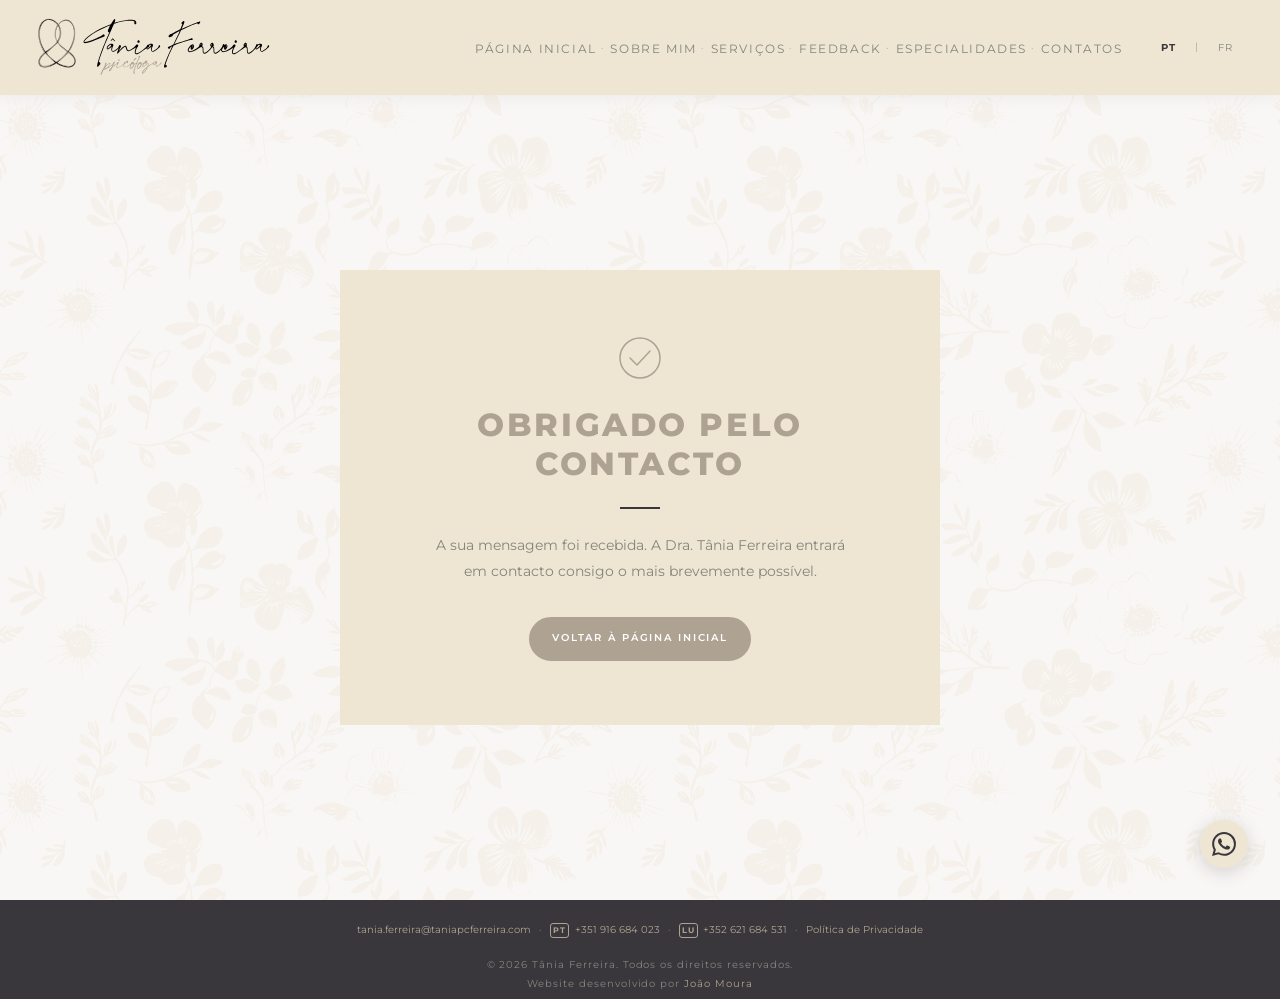
<file: obrigado.html>
<!DOCTYPE html>
<html lang="pt">
<head>
  <meta charset="UTF-8" />
  <meta name="viewport" content="width=device-width, initial-scale=1.0" />

  <title>Obrigado — Tânia Ferreira | Psicóloga</title>
  <meta name="description" content="Mensagem recebida. A Dra. Tânia Ferreira entrará em contacto consigo em breve." />
  <meta name="robots" content="noindex, nofollow" />

  <link rel="icon" href="assets/images/favicon.svg" type="image/svg+xml" />
  <link rel="alternate icon" href="assets/images/favicon.ico" type="image/x-icon" />

  <!-- preconnect cuts the font load time by opening the TCP handshake early -->
  <link rel="preconnect" href="https://fonts.googleapis.com" />
  <link rel="preconnect" href="https://fonts.gstatic.com" crossorigin />
  <link href="https://fonts.googleapis.com/css2?family=Cormorant+Garamond:ital,wght@0,300;0,400;0,600;0,700;1,300;1,400;1,600;1,700&family=Montserrat:wght@300;400;500;600;700;800&display=swap"
        rel="stylesheet" />

  <link rel="stylesheet" href="assets/css/style.css" />
</head>

<body>

  <!-- ================================================================
       NAVBAR
       ================================================================ -->
  <header>
    <nav class="navbar" id="navbar" role="navigation" aria-label="Navegação principal">

      <a href="index.html" class="navbar__logo" aria-label="Tânia Ferreira Psicóloga — Página inicial">
        <img src="assets/images/Logo_Tania_PT.svg"
             id="navbar-logo-img"
             class="navbar__logo-img"
             alt="Tânia Ferreira Psicóloga"
             height="48"
             width="auto" />
      </a>

      <nav class="navbar__nav" aria-label="Links de navegação">
        <ul class="navbar__nav-list" role="list">
          <li class="navbar__nav-item">
            <a href="index.html"
               class="navbar__nav-link"
               data-pt="PÁGINA INICIAL"
               data-fr="ACCUEIL">PÁGINA INICIAL</a>
          </li>
          <li class="navbar__nav-item">
            <a href="about.html"
               class="navbar__nav-link"
               data-pt="SOBRE MIM"
               data-fr="À PROPOS">SOBRE MIM</a>
          </li>
          <li class="navbar__nav-item">
            <a href="index.html#servicos"
               class="navbar__nav-link"
               data-pt="SERVIÇOS"
               data-fr="SERVICES">SERVIÇOS</a>
          </li>
          <li class="navbar__nav-item">
            <a href="index.html#feedback"
               class="navbar__nav-link"
               data-pt="FEEDBACK"
               data-fr="AVIS">FEEDBACK</a>
          </li>
          <li class="navbar__nav-item">
            <a href="index.html#especialidades"
               class="navbar__nav-link"
               data-pt="ESPECIALIDADES"
               data-fr="SPÉCIALITÉS">ESPECIALIDADES</a>
          </li>
          <li class="navbar__nav-item">
            <a href="contact.html"
               class="navbar__nav-link"
               data-pt="CONTATOS"
               data-fr="CONTACTS">CONTATOS</a>
          </li>
        </ul>

        <div class="navbar__lang" role="group" aria-label="Seleção de idioma">
          <button class="navbar__lang-btn is-active"
                  id="lang-pt-desktop"
                  aria-pressed="true"
                  title="Português">PT</button>
          <span class="navbar__lang-sep" aria-hidden="true">&nbsp;|&nbsp;</span>
          <button class="navbar__lang-btn"
                  id="lang-fr-desktop"
                  aria-pressed="false"
                  title="Français">FR</button>
        </div>
      </nav>

      <button class="navbar__hamburger"
              id="hamburger-btn"
              aria-expanded="false"
              aria-controls="mobile-nav"
              aria-label="Abrir menu de navegação">
        <span class="navbar__hamburger-bar"></span>
        <span class="navbar__hamburger-bar"></span>
        <span class="navbar__hamburger-bar"></span>
      </button>

    </nav>

    <!-- outside .navbar so it can drop below without being clipped by overflow:visible -->
    <div class="navbar__mobile-nav" id="mobile-nav" role="dialog" aria-modal="false" aria-label="Menu móvel">
      <ul class="navbar__mobile-nav-list" role="list">
        <li class="navbar__mobile-nav-item">
          <a href="index.html"
             class="navbar__mobile-nav-link"
             data-pt="PÁGINA INICIAL"
             data-fr="ACCUEIL">PÁGINA INICIAL</a>
        </li>
        <li class="navbar__mobile-nav-item">
          <a href="about.html"
             class="navbar__mobile-nav-link"
             data-pt="SOBRE MIM"
             data-fr="À PROPOS">SOBRE MIM</a>
        </li>
        <li class="navbar__mobile-nav-item">
          <a href="index.html#servicos"
             class="navbar__mobile-nav-link"
             data-pt="SERVIÇOS"
             data-fr="SERVICES">SERVIÇOS</a>
        </li>
        <li class="navbar__mobile-nav-item">
          <a href="index.html#feedback"
             class="navbar__mobile-nav-link"
             data-pt="FEEDBACK"
             data-fr="AVIS">FEEDBACK</a>
        </li>
        <li class="navbar__mobile-nav-item">
          <a href="index.html#especialidades"
             class="navbar__mobile-nav-link"
             data-pt="ESPECIALIDADES"
             data-fr="SPÉCIALITÉS">ESPECIALIDADES</a>
        </li>
        <li class="navbar__mobile-nav-item">
          <a href="contact.html"
             class="navbar__mobile-nav-link"
             data-pt="CONTATOS"
             data-fr="CONTACTS">CONTATOS</a>
        </li>
      </ul>

      <div class="navbar__mobile-lang navbar__lang"
           role="group"
           aria-label="Seleção de idioma">
        <button class="navbar__lang-btn is-active"
                id="lang-pt-mobile"
                aria-pressed="true"
                title="Português">PT</button>
        <span class="navbar__lang-sep" aria-hidden="true">&nbsp;|&nbsp;</span>
        <button class="navbar__lang-btn"
                id="lang-fr-mobile"
                aria-pressed="false"
                title="Français">FR</button>
      </div>
    </div>

  </header>

  <!-- ================================================================
       MAIN CONTENT
       ================================================================ -->
  <main style="margin-top: var(--navbar-height); min-height: calc(100vh - var(--navbar-height)); display: flex; align-items: center; justify-content: center; background-color: var(--color-bg); position: relative; overflow: hidden;">

    <div style="position: absolute; inset: 0; background-image: url('assets/images/flower_pattern_colored.svg'); background-size: 600px auto; background-repeat: repeat; opacity: 0.35; z-index: 0;" aria-hidden="true"></div>

    <div style="position: relative; z-index: 1; max-width: 600px; width: 90%; background-color: var(--color-white); padding: 4rem 3rem; display: flex; flex-direction: column; align-items: center; text-align: center; gap: 1.5rem;">

      <svg width="48" height="48" viewBox="0 0 48 48" fill="none" stroke="currentColor" stroke-width="1.5" stroke-linecap="round" stroke-linejoin="round" style="color: var(--color-taupe);" aria-hidden="true">
        <circle cx="24" cy="24" r="20"/>
        <polyline points="14,24 21,31 34,17"/>
      </svg>

      <h1 style="font-family: var(--font-sans); font-weight: 800; font-size: clamp(1.4rem, 4vw, 2rem); letter-spacing: 0.08em; text-transform: uppercase; color: var(--color-taupe); line-height: 1.2;">
        <span data-pt="OBRIGADO PELO CONTACTO" data-fr="MERCI POUR VOTRE MESSAGE">OBRIGADO PELO CONTACTO</span>
      </h1>

      <hr style="width: 40px; height: 2px; background-color: var(--color-dark); border: none;" />

      <p style="font-family: var(--font-sans); font-size: 0.875rem; font-weight: 400; color: var(--color-gray); line-height: 1.85; max-width: 420px;">
        <span data-pt="A sua mensagem foi recebida. A Dra. Tânia Ferreira entrará em contacto consigo o mais brevemente possível." data-fr="Votre message a bien été reçu. La Dr. Tânia Ferreira vous contactera dans les meilleurs délais.">A sua mensagem foi recebida. A Dra. Tânia Ferreira entrará em contacto consigo o mais brevemente possível.</span>
      </p>

      <a href="index.html"
         class="section-btn"
         style="margin-top: 0.5rem;"
         data-pt="VOLTAR À PÁGINA INICIAL"
         data-fr="RETOUR À L'ACCUEIL">VOLTAR À PÁGINA INICIAL</a>

    </div>

  </main>

  <!-- ================================================================
       FOOTER
       ================================================================ -->
  <footer class="site-footer" id="footer">
    <div class="site-footer__links">
      <a href="mailto:tania.ferreira@taniapcferreira.com" class="site-footer__link">tania.ferreira@taniapcferreira.com</a>
      <span class="site-footer__sep" aria-hidden="true">·</span>
      <a href="tel:+351916684023" class="site-footer__link"><span class="contatos__country-code">PT</span> +351 916 684 023</a>
      <span class="site-footer__sep" aria-hidden="true">·</span>
      <a href="tel:+352621684531" class="site-footer__link"><span class="contatos__country-code">LU</span> +352 621 684 531</a>
      <span class="site-footer__sep" aria-hidden="true">·</span>
      <a href="privacidade.html"
         class="site-footer__link"
         data-pt="Política de Privacidade"
         data-fr="Politique de Confidentialité">Política de Privacidade</a>
    </div>
    <div class="site-footer__bottom">
      <p data-pt="© 2026 Tânia Ferreira. Todos os direitos reservados."
         data-fr="© 2026 Tânia Ferreira. Tous droits réservés.">© 2026 Tânia Ferreira. Todos os direitos reservados.</p>
      <p class="site-footer__credit">Website desenvolvido por <a href="https://github.com/joaomentai134" target="_blank" rel="noopener">João Moura</a></p>
    </div>
  </footer>

  <!-- ================================================================
       WHATSAPP FLOATING BUTTON
       ================================================================ -->
  <a class="whatsapp-btn"
     href="https://wa.me/351916684023"
     target="_blank"
     rel="noopener noreferrer"
     aria-label="Contactar via WhatsApp — +351 916 684 023">
    <svg viewBox="0 0 24 24" xmlns="http://www.w3.org/2000/svg" fill="currentColor" aria-hidden="true" focusable="false">
      <path d="M17.472 14.382c-.297-.149-1.758-.867-2.03-.967-.273-.099-.471-.148-.67.15-.197.297-.767.966-.94 1.164-.173.199-.347.223-.644.075-.297-.15-1.255-.463-2.39-1.475-.883-.788-1.48-1.761-1.653-2.059-.173-.297-.018-.458.13-.606.134-.133.298-.347.446-.52.149-.174.198-.298.298-.497.099-.198.05-.371-.025-.52-.075-.149-.669-1.612-.916-2.207-.242-.579-.487-.5-.669-.51-.173-.008-.371-.01-.57-.01-.198 0-.52.074-.792.372-.272.297-1.04 1.016-1.04 2.479 0 1.462 1.065 2.875 1.213 3.074.149.198 2.096 3.2 5.077 4.487.709.306 1.262.489 1.694.625.712.227 1.36.195 1.871.118.571-.085 1.758-.719 2.006-1.413.248-.694.248-1.289.173-1.413-.074-.124-.272-.198-.57-.347m-5.421 7.403h-.004a9.87 9.87 0 01-5.031-1.378l-.361-.214-3.741.982.998-3.648-.235-.374a9.86 9.86 0 01-1.51-5.26c.001-5.45 4.436-9.884 9.888-9.884 2.64 0 5.122 1.03 6.988 2.898a9.825 9.825 0 012.893 6.994c-.003 5.45-4.437 9.884-9.885 9.884m8.413-18.297A11.815 11.815 0 0012.05 0C5.495 0 .16 5.335.157 11.892c0 2.096.547 4.142 1.588 5.945L.057 24l6.305-1.654a11.882 11.882 0 005.683 1.448h.005c6.554 0 11.89-5.335 11.893-11.893a11.821 11.821 0 00-3.48-8.413Z"/>
    </svg>
    <span class="whatsapp-btn__tooltip"
          data-pt="Entre já em contacto!"
          data-fr="Contactez-moi dès maintenant!">Entre já em contacto!</span>
  </a>

  <!-- ================================================================
       SCRIPTS
       ================================================================ -->
  <script src="assets/js/main.js" defer></script>

</body>
</html>
</file>
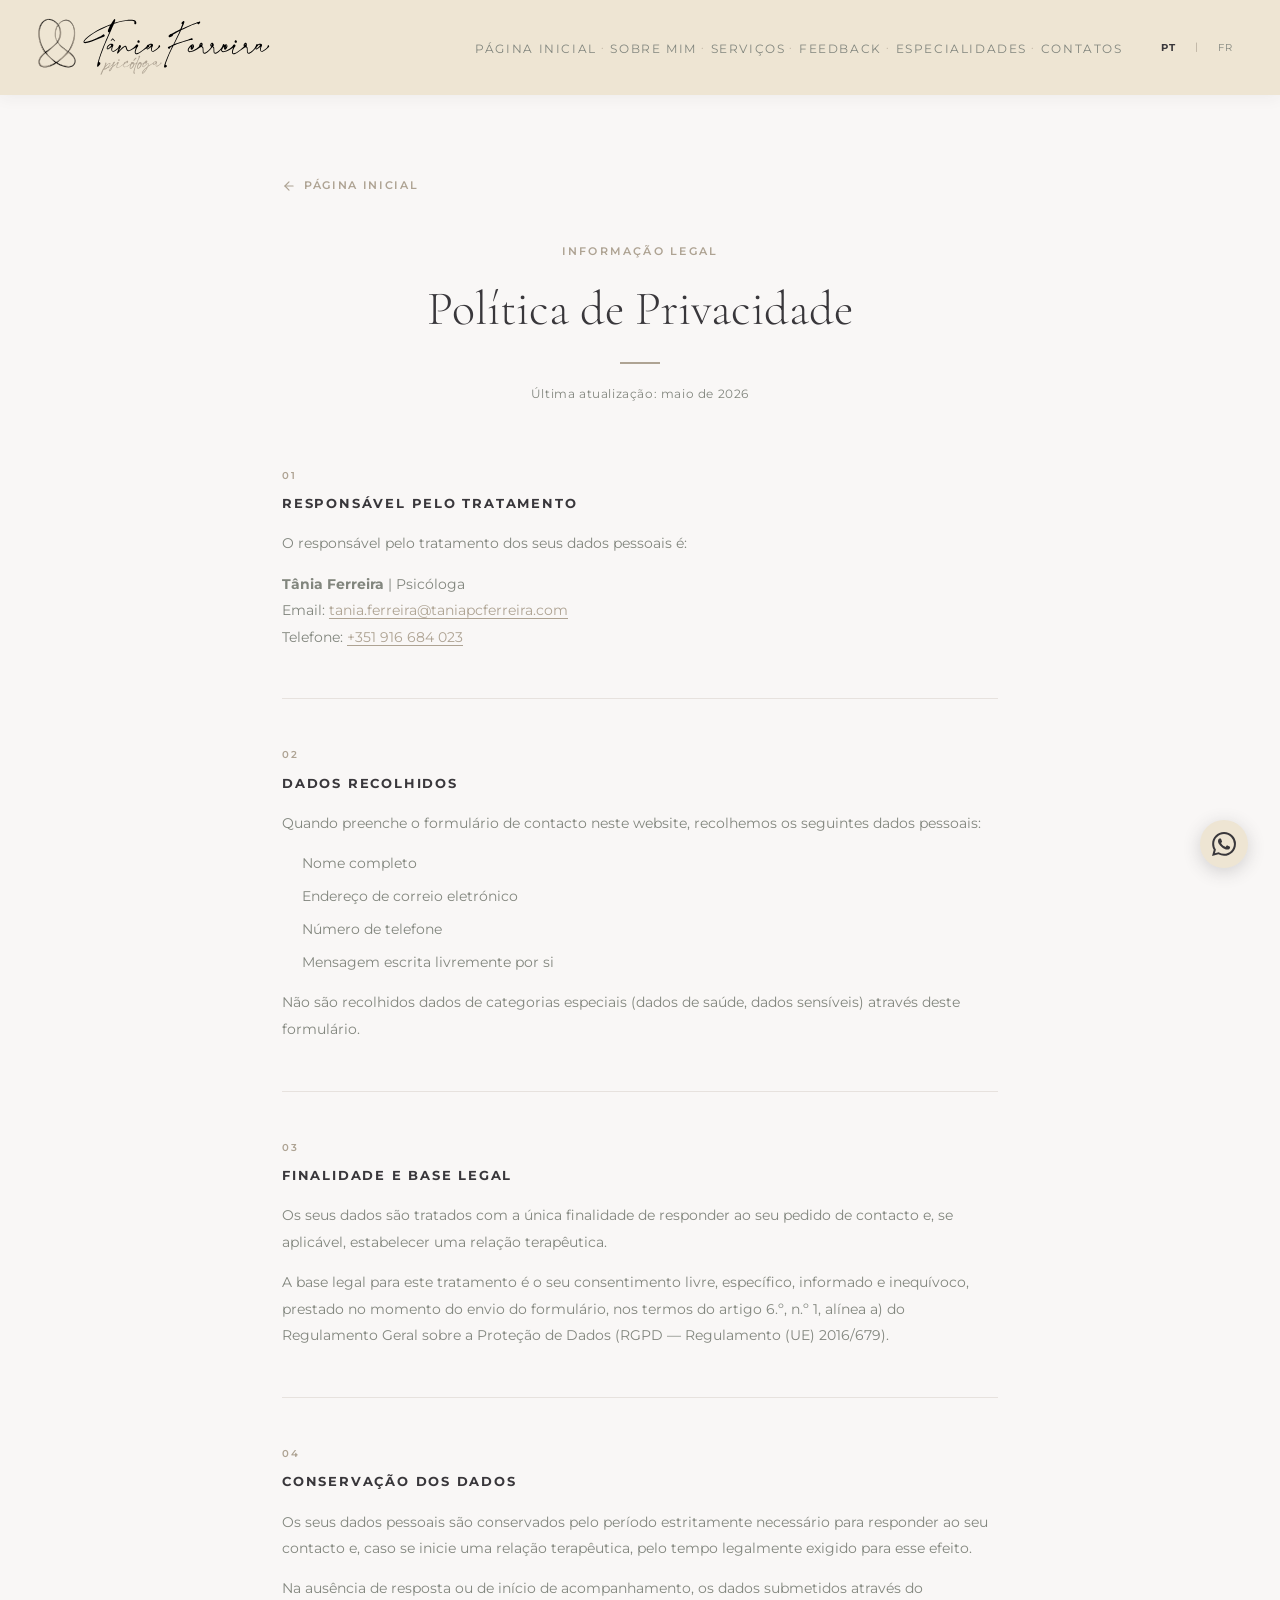
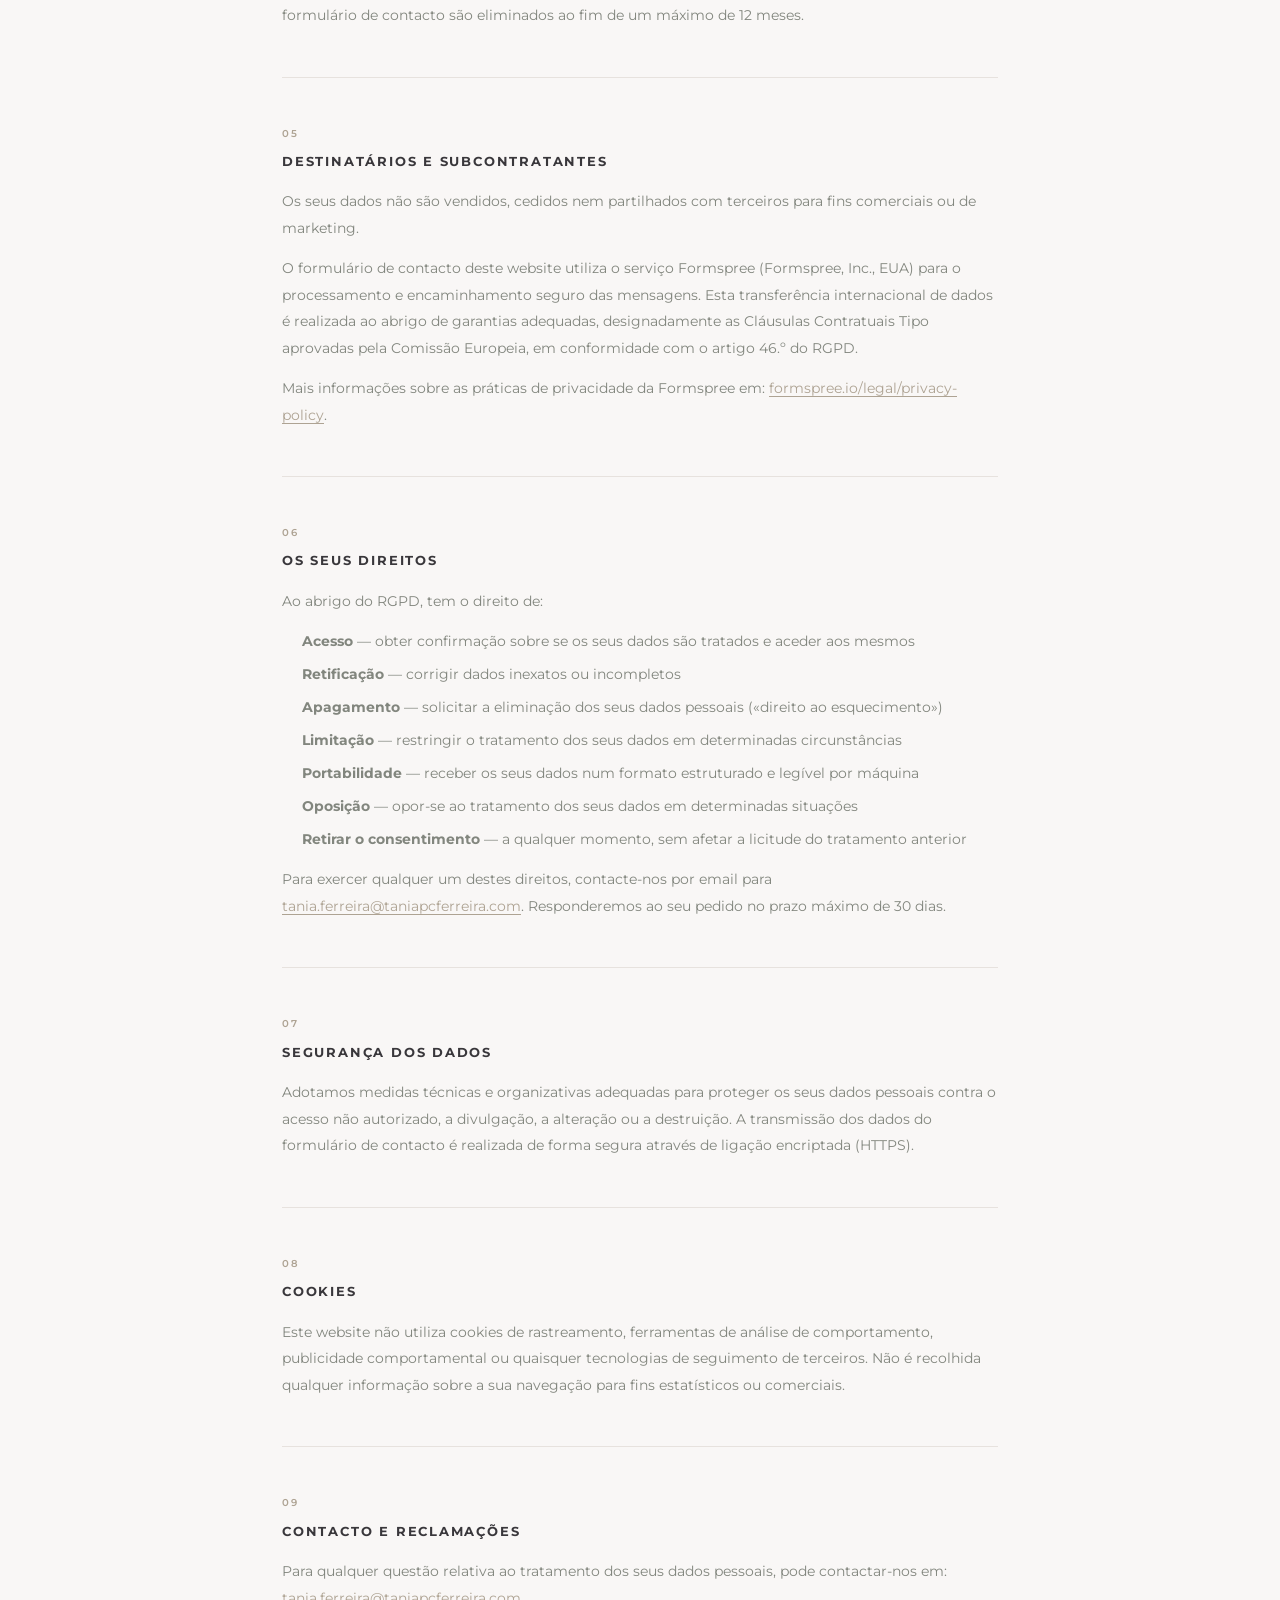
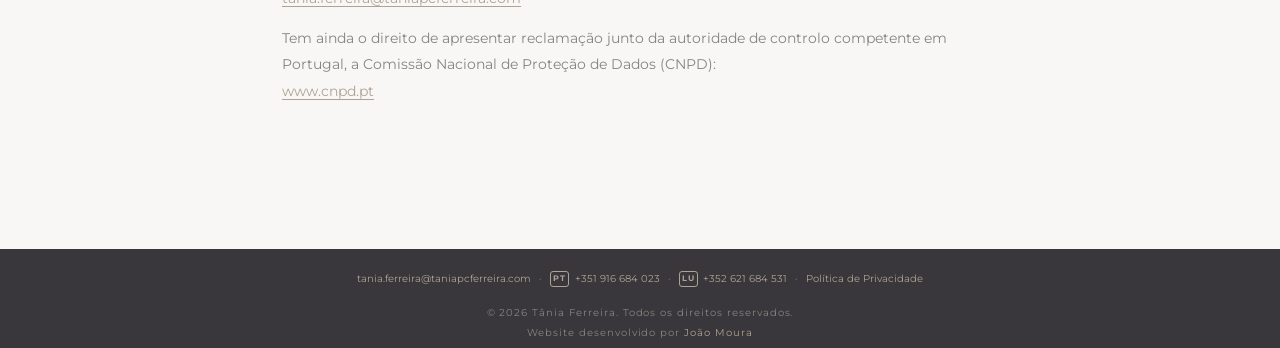
<file: privacidade.html>
<!DOCTYPE html>
<html lang="pt">
<head>
  <meta charset="UTF-8" />
  <meta name="viewport" content="width=device-width, initial-scale=1.0" />

  <title>Política de Privacidade — Tânia Ferreira | Psicóloga</title>
  <meta name="description" content="Política de Privacidade e tratamento de dados pessoais da Dra. Tânia Ferreira, Psicóloga Clínica, em conformidade com o RGPD." />

  <link rel="icon" href="assets/images/favicon.svg" type="image/svg+xml" />
  <link rel="alternate icon" href="assets/images/favicon.ico" type="image/x-icon" />

  <!-- preconnect cuts the font load time by opening the TCP handshake early -->
  <link rel="preconnect" href="https://fonts.googleapis.com" />
  <link rel="preconnect" href="https://fonts.gstatic.com" crossorigin />
  <link href="https://fonts.googleapis.com/css2?family=Cormorant+Garamond:ital,wght@0,300;0,400;0,600;0,700;1,300;1,400;1,600;1,700&family=Montserrat:wght@300;400;500;600;700;800&display=swap"
        rel="stylesheet" />

  <link rel="stylesheet" href="assets/css/style.css" />

  <style>
    .privacy-page {
      margin-top: var(--navbar-height);
      background-color: var(--color-bg);
      padding: 5rem 0 6rem;
    }

    .privacy-container {
      max-width: 780px;
      margin: 0 auto;
      padding: 0 var(--space-xl);
    }

    .privacy-header {
      text-align: center;
      margin-bottom: 4rem;
    }

    .privacy-header__label {
      display: block;
      font-family: var(--font-sans);
      font-size: 0.7rem;
      font-weight: 600;
      letter-spacing: 0.2em;
      text-transform: uppercase;
      color: var(--color-taupe);
      margin-bottom: 1.25rem;
    }

    .privacy-header__title {
      font-family: var(--font-serif);
      font-size: clamp(2rem, 5vw, 3rem);
      font-weight: 300;
      color: var(--color-dark);
      line-height: 1.2;
      margin: 0 0 1.5rem;
    }

    .privacy-header__divider {
      width: 40px;
      height: 2px;
      background-color: var(--color-taupe);
      border: none;
      margin: 0 auto;
    }

    .privacy-header__date {
      display: block;
      font-family: var(--font-sans);
      font-size: 0.75rem;
      font-weight: 400;
      color: var(--color-gray);
      letter-spacing: 0.05em;
      margin-top: 1.25rem;
    }

    .privacy-back {
      display: inline-flex;
      align-items: center;
      gap: 0.5rem;
      font-family: var(--font-sans);
      font-size: 0.7rem;
      font-weight: 600;
      letter-spacing: 0.15em;
      text-transform: uppercase;
      color: var(--color-taupe);
      text-decoration: none;
      margin-bottom: 3rem;
      transition: color 0.2s ease, gap 0.2s ease;
    }

    .privacy-back:hover {
      color: var(--color-dark);
      gap: 0.75rem;
    }

    .privacy-back svg {
      width: 14px;
      height: 14px;
      flex-shrink: 0;
      transition: transform 0.2s ease;
    }

    .privacy-back:hover svg {
      transform: translateX(-3px);
    }

    .privacy-section {
      margin-bottom: 3rem;
    }

    .privacy-section__number {
      display: block;
      font-family: var(--font-sans);
      font-size: 0.65rem;
      font-weight: 600;
      letter-spacing: 0.22em;
      text-transform: uppercase;
      color: var(--color-taupe);
      margin-bottom: 0.6rem;
    }

    .privacy-section__title {
      font-family: var(--font-sans);
      font-size: 0.8rem;
      font-weight: 700;
      letter-spacing: 0.14em;
      text-transform: uppercase;
      color: var(--color-dark);
      margin: 0 0 1rem;
    }

    .privacy-section__body {
      font-family: var(--font-sans);
      font-size: 0.875rem;
      font-weight: 400;
      color: var(--color-gray);
      line-height: 1.9;
    }

    .privacy-section__body p {
      margin: 0 0 0.85rem;
    }

    .privacy-section__body p:last-child {
      margin-bottom: 0;
    }

    .privacy-section__body ul {
      margin: 0.5rem 0 0.85rem 1.25rem;
      padding: 0;
    }

    .privacy-section__body ul li {
      margin-bottom: 0.4rem;
    }

    .privacy-section__body a {
      color: var(--color-taupe);
      text-decoration: underline;
      text-underline-offset: 3px;
    }

    .privacy-section__body a:hover {
      color: var(--color-dark);
    }

    .privacy-rule {
      width: 100%;
      height: 1px;
      background-color: rgba(174, 163, 147, 0.25);
      border: none;
      margin: 0 0 3rem;
    }
  </style>
</head>

<body>

  <!-- ================================================================
       NAVBAR
       ================================================================ -->
  <header>
    <nav class="navbar" id="navbar" role="navigation" aria-label="Navegação principal">

      <a href="index.html" class="navbar__logo" aria-label="Tânia Ferreira Psicóloga — Página inicial">
        <img src="assets/images/Logo_Tania_PT.svg"
             id="navbar-logo-img"
             class="navbar__logo-img"
             alt="Tânia Ferreira Psicóloga"
             height="48"
             width="auto" />
      </a>

      <nav class="navbar__nav" aria-label="Links de navegação">
        <ul class="navbar__nav-list" role="list">
          <li class="navbar__nav-item">
            <a href="index.html"
               class="navbar__nav-link"
               data-pt="PÁGINA INICIAL"
               data-fr="ACCUEIL">PÁGINA INICIAL</a>
          </li>
          <li class="navbar__nav-item">
            <a href="about.html"
               class="navbar__nav-link"
               data-pt="SOBRE MIM"
               data-fr="À PROPOS">SOBRE MIM</a>
          </li>
          <li class="navbar__nav-item">
            <a href="index.html#servicos"
               class="navbar__nav-link"
               data-pt="SERVIÇOS"
               data-fr="SERVICES">SERVIÇOS</a>
          </li>
          <li class="navbar__nav-item">
            <a href="index.html#feedback"
               class="navbar__nav-link"
               data-pt="FEEDBACK"
               data-fr="AVIS">FEEDBACK</a>
          </li>
          <li class="navbar__nav-item">
            <a href="index.html#especialidades"
               class="navbar__nav-link"
               data-pt="ESPECIALIDADES"
               data-fr="SPÉCIALITÉS">ESPECIALIDADES</a>
          </li>
          <li class="navbar__nav-item">
            <a href="contact.html"
               class="navbar__nav-link"
               data-pt="CONTATOS"
               data-fr="CONTACTS">CONTATOS</a>
          </li>
        </ul>

        <div class="navbar__lang" role="group" aria-label="Seleção de idioma">
          <button class="navbar__lang-btn is-active"
                  id="lang-pt-desktop"
                  aria-pressed="true"
                  title="Português">PT</button>
          <span class="navbar__lang-sep" aria-hidden="true">&nbsp;|&nbsp;</span>
          <button class="navbar__lang-btn"
                  id="lang-fr-desktop"
                  aria-pressed="false"
                  title="Français">FR</button>
        </div>
      </nav>

      <button class="navbar__hamburger"
              id="hamburger-btn"
              aria-expanded="false"
              aria-controls="mobile-nav"
              aria-label="Abrir menu de navegação">
        <span class="navbar__hamburger-bar"></span>
        <span class="navbar__hamburger-bar"></span>
        <span class="navbar__hamburger-bar"></span>
      </button>

    </nav>

    <!-- outside .navbar so it can drop below without being clipped by overflow:visible -->
    <div class="navbar__mobile-nav" id="mobile-nav" role="dialog" aria-modal="false" aria-label="Menu móvel">
      <ul class="navbar__mobile-nav-list" role="list">
        <li class="navbar__mobile-nav-item">
          <a href="index.html"
             class="navbar__mobile-nav-link"
             data-pt="PÁGINA INICIAL"
             data-fr="ACCUEIL">PÁGINA INICIAL</a>
        </li>
        <li class="navbar__mobile-nav-item">
          <a href="about.html"
             class="navbar__mobile-nav-link"
             data-pt="SOBRE MIM"
             data-fr="À PROPOS">SOBRE MIM</a>
        </li>
        <li class="navbar__mobile-nav-item">
          <a href="index.html#servicos"
             class="navbar__mobile-nav-link"
             data-pt="SERVIÇOS"
             data-fr="SERVICES">SERVIÇOS</a>
        </li>
        <li class="navbar__mobile-nav-item">
          <a href="index.html#feedback"
             class="navbar__mobile-nav-link"
             data-pt="FEEDBACK"
             data-fr="AVIS">FEEDBACK</a>
        </li>
        <li class="navbar__mobile-nav-item">
          <a href="index.html#especialidades"
             class="navbar__mobile-nav-link"
             data-pt="ESPECIALIDADES"
             data-fr="SPÉCIALITÉS">ESPECIALIDADES</a>
        </li>
        <li class="navbar__mobile-nav-item">
          <a href="contact.html"
             class="navbar__mobile-nav-link"
             data-pt="CONTATOS"
             data-fr="CONTACTS">CONTATOS</a>
        </li>
      </ul>

      <div class="navbar__mobile-lang navbar__lang"
           role="group"
           aria-label="Seleção de idioma">
        <button class="navbar__lang-btn is-active"
                id="lang-pt-mobile"
                aria-pressed="true"
                title="Português">PT</button>
        <span class="navbar__lang-sep" aria-hidden="true">&nbsp;|&nbsp;</span>
        <button class="navbar__lang-btn"
                id="lang-fr-mobile"
                aria-pressed="false"
                title="Français">FR</button>
      </div>
    </div>

  </header>

  <!-- ================================================================
       MAIN CONTENT
       ================================================================ -->
  <main class="privacy-page">
    <div class="privacy-container">

      <a href="index.html" class="privacy-back" aria-label="Voltar à página inicial">
        <svg viewBox="0 0 24 24" fill="none" stroke="currentColor" stroke-width="2" stroke-linecap="round" stroke-linejoin="round" aria-hidden="true">
          <line x1="19" y1="12" x2="5" y2="12"></line>
          <polyline points="12 19 5 12 12 5"></polyline>
        </svg>
        <span data-pt="PÁGINA INICIAL" data-fr="ACCUEIL">PÁGINA INICIAL</span>
      </a>

      <header class="privacy-header">
        <span class="privacy-header__label"
              data-pt="INFORMAÇÃO LEGAL"
              data-fr="INFORMATION LÉGALE">INFORMAÇÃO LEGAL</span>
        <h1 class="privacy-header__title">
          <span data-pt="Política de Privacidade"
                data-fr="Politique de Confidentialité">Política de Privacidade</span>
        </h1>
        <hr class="privacy-header__divider" />
        <span class="privacy-header__date"
              data-pt="Última atualização: maio de 2026"
              data-fr="Dernière mise à jour : mai 2026">Última atualização: maio de 2026</span>
      </header>

      <section class="privacy-section" aria-labelledby="sec1-title">
        <span class="privacy-section__number"
              data-pt="01"
              data-fr="01">01</span>
        <h2 class="privacy-section__title" id="sec1-title">
          <span data-pt="Responsável pelo Tratamento"
                data-fr="Responsable du Traitement">Responsável pelo Tratamento</span>
        </h2>
        <div class="privacy-section__body">
          <p>
            <span data-pt="O responsável pelo tratamento dos seus dados pessoais é:"
                  data-fr="Le responsable du traitement de vos données personnelles est :">O responsável pelo tratamento dos seus dados pessoais é:</span>
          </p>
          <p>
            <strong>Tânia Ferreira</strong><span data-pt=" | Psicóloga" data-fr=" | Psychologue"> | Psicóloga</span><br />
            <span data-pt="Email: "
                  data-fr="E-mail : ">Email: </span><a href="mailto:tania.ferreira@taniapcferreira.com">tania.ferreira@taniapcferreira.com</a><br />
            <span data-pt="Telefone: "
                  data-fr="Téléphone : ">Telefone: </span><a href="tel:+351916684023">+351 916 684 023</a>
          </p>
        </div>
      </section>
      <hr class="privacy-rule" aria-hidden="true" />

      <section class="privacy-section" aria-labelledby="sec2-title">
        <span class="privacy-section__number"
              data-pt="02"
              data-fr="02">02</span>
        <h2 class="privacy-section__title" id="sec2-title">
          <span data-pt="Dados Recolhidos"
                data-fr="Données Collectées">Dados Recolhidos</span>
        </h2>
        <div class="privacy-section__body">
          <p>
            <span data-pt="Quando preenche o formulário de contacto neste website, recolhemos os seguintes dados pessoais:"
                  data-fr="Lorsque vous remplissez le formulaire de contact de ce site, nous collectons les données personnelles suivantes :">Quando preenche o formulário de contacto neste website, recolhemos os seguintes dados pessoais:</span>
          </p>
          <ul>
            <li><span data-pt="Nome completo" data-fr="Nom complet">Nome completo</span></li>
            <li><span data-pt="Endereço de correio eletrónico" data-fr="Adresse e-mail">Endereço de correio eletrónico</span></li>
            <li><span data-pt="Número de telefone" data-fr="Numéro de téléphone">Número de telefone</span></li>
            <li><span data-pt="Mensagem escrita livremente por si" data-fr="Message rédigé librement par vous">Mensagem escrita livremente por si</span></li>
          </ul>
          <p>
            <span data-pt="Não são recolhidos dados de categorias especiais (dados de saúde, dados sensíveis) através deste formulário."
                  data-fr="Aucune donnée de catégorie particulière (données de santé, données sensibles) n'est collectée via ce formulaire.">Não são recolhidos dados de categorias especiais (dados de saúde, dados sensíveis) através deste formulário.</span>
          </p>
        </div>
      </section>
      <hr class="privacy-rule" aria-hidden="true" />

      <section class="privacy-section" aria-labelledby="sec3-title">
        <span class="privacy-section__number"
              data-pt="03"
              data-fr="03">03</span>
        <h2 class="privacy-section__title" id="sec3-title">
          <span data-pt="Finalidade e Base Legal"
                data-fr="Finalité et Base Légale">Finalidade e Base Legal</span>
        </h2>
        <div class="privacy-section__body">
          <p>
            <span data-pt="Os seus dados são tratados com a única finalidade de responder ao seu pedido de contacto e, se aplicável, estabelecer uma relação terapêutica."
                  data-fr="Vos données sont traitées dans le seul but de répondre à votre demande de contact et, le cas échéant, d'établir une relation thérapeutique.">Os seus dados são tratados com a única finalidade de responder ao seu pedido de contacto e, se aplicável, estabelecer uma relação terapêutica.</span>
          </p>
          <p>
            <span data-pt="A base legal para este tratamento é o seu consentimento livre, específico, informado e inequívoco, prestado no momento do envio do formulário, nos termos do artigo 6.º, n.º 1, alínea a) do Regulamento Geral sobre a Proteção de Dados (RGPD — Regulamento (UE) 2016/679)."
                  data-fr="La base légale de ce traitement est votre consentement libre, spécifique, éclairé et non ambigu, exprimé au moment de l'envoi du formulaire, conformément à l'article 6, paragraphe 1, point a) du Règlement Général sur la Protection des Données (RGPD — Règlement (UE) 2016/679).">A base legal para este tratamento é o seu consentimento livre, específico, informado e inequívoco, prestado no momento do envio do formulário, nos termos do artigo 6.º, n.º 1, alínea a) do Regulamento Geral sobre a Proteção de Dados (RGPD — Regulamento (UE) 2016/679).</span>
          </p>
        </div>
      </section>
      <hr class="privacy-rule" aria-hidden="true" />

      <section class="privacy-section" aria-labelledby="sec4-title">
        <span class="privacy-section__number"
              data-pt="04"
              data-fr="04">04</span>
        <h2 class="privacy-section__title" id="sec4-title">
          <span data-pt="Conservação dos Dados"
                data-fr="Conservation des Données">Conservação dos Dados</span>
        </h2>
        <div class="privacy-section__body">
          <p>
            <span data-pt="Os seus dados pessoais são conservados pelo período estritamente necessário para responder ao seu contacto e, caso se inicie uma relação terapêutica, pelo tempo legalmente exigido para esse efeito."
                  data-fr="Vos données personnelles sont conservées pendant la durée strictement nécessaire pour répondre à votre demande et, si une relation thérapeutique s'engage, pendant la durée légalement requise à cet effet.">Os seus dados pessoais são conservados pelo período estritamente necessário para responder ao seu contacto e, caso se inicie uma relação terapêutica, pelo tempo legalmente exigido para esse efeito.</span>
          </p>
          <p>
            <span data-pt="Na ausência de resposta ou de início de acompanhamento, os dados submetidos através do formulário de contacto são eliminados ao fim de um máximo de 12 meses."
                  data-fr="En l'absence de réponse ou de suivi thérapeutique, les données soumises via le formulaire de contact sont supprimées au bout de 12 mois maximum.">Na ausência de resposta ou de início de acompanhamento, os dados submetidos através do formulário de contacto são eliminados ao fim de um máximo de 12 meses.</span>
          </p>
        </div>
      </section>
      <hr class="privacy-rule" aria-hidden="true" />

      <section class="privacy-section" aria-labelledby="sec5-title">
        <span class="privacy-section__number"
              data-pt="05"
              data-fr="05">05</span>
        <h2 class="privacy-section__title" id="sec5-title">
          <span data-pt="Destinatários e Subcontratantes"
                data-fr="Destinataires et Sous-traitants">Destinatários e Subcontratantes</span>
        </h2>
        <div class="privacy-section__body">
          <p>
            <span data-pt="Os seus dados não são vendidos, cedidos nem partilhados com terceiros para fins comerciais ou de marketing."
                  data-fr="Vos données ne sont ni vendues, ni cédées, ni partagées avec des tiers à des fins commerciales ou marketing.">Os seus dados não são vendidos, cedidos nem partilhados com terceiros para fins comerciais ou de marketing.</span>
          </p>
          <p>
            <span data-pt="O formulário de contacto deste website utiliza o serviço Formspree (Formspree, Inc., EUA) para o processamento e encaminhamento seguro das mensagens. Esta transferência internacional de dados é realizada ao abrigo de garantias adequadas, designadamente as Cláusulas Contratuais Tipo aprovadas pela Comissão Europeia, em conformidade com o artigo 46.º do RGPD."
                  data-fr="Le formulaire de contact de ce site utilise le service Formspree (Formspree, Inc., États-Unis) pour le traitement et l'acheminement sécurisé des messages. Ce transfert international de données est effectué sur la base de garanties appropriées, notamment les Clauses Contractuelles Types approuvées par la Commission européenne, conformément à l'article 46 du RGPD.">O formulário de contacto deste website utiliza o serviço Formspree (Formspree, Inc., EUA) para o processamento e encaminhamento seguro das mensagens. Esta transferência internacional de dados é realizada ao abrigo de garantias adequadas, designadamente as Cláusulas Contratuais Tipo aprovadas pela Comissão Europeia, em conformidade com o artigo 46.º do RGPD.</span>
          </p>
          <p>
            <span data-pt="Mais informações sobre as práticas de privacidade da Formspree em: "
                  data-fr="Plus d'informations sur les pratiques de confidentialité de Formspree : ">Mais informações sobre as práticas de privacidade da Formspree em: </span><a href="https://formspree.io/legal/privacy-policy" target="_blank" rel="noopener noreferrer">formspree.io/legal/privacy-policy</a>.
          </p>
        </div>
      </section>
      <hr class="privacy-rule" aria-hidden="true" />

      <section class="privacy-section" aria-labelledby="sec6-title">
        <span class="privacy-section__number"
              data-pt="06"
              data-fr="06">06</span>
        <h2 class="privacy-section__title" id="sec6-title">
          <span data-pt="Os Seus Direitos"
                data-fr="Vos Droits">Os Seus Direitos</span>
        </h2>
        <div class="privacy-section__body">
          <p>
            <span data-pt="Ao abrigo do RGPD, tem o direito de:"
                  data-fr="En vertu du RGPD, vous avez le droit de :">Ao abrigo do RGPD, tem o direito de:</span>
          </p>
          <ul>
            <li>
              <strong><span data-pt="Acesso" data-fr="Accès">Acesso</span></strong><span data-pt=" — obter confirmação sobre se os seus dados são tratados e aceder aos mesmos" data-fr=" — obtenir la confirmation que vos données sont traitées et y accéder"> — obter confirmação sobre se os seus dados são tratados e aceder aos mesmos</span>
            </li>
            <li>
              <strong><span data-pt="Retificação" data-fr="Rectification">Retificação</span></strong><span data-pt=" — corrigir dados inexatos ou incompletos" data-fr=" — corriger des données inexactes ou incomplètes"> — corrigir dados inexatos ou incompletos</span>
            </li>
            <li>
              <strong><span data-pt="Apagamento" data-fr="Effacement">Apagamento</span></strong><span data-pt=" — solicitar a eliminação dos seus dados pessoais («direito ao esquecimento»)" data-fr=" — demander la suppression de vos données personnelles («droit à l'oubli»)"> — solicitar a eliminação dos seus dados pessoais («direito ao esquecimento»)</span>
            </li>
            <li>
              <strong><span data-pt="Limitação" data-fr="Limitation">Limitação</span></strong><span data-pt=" — restringir o tratamento dos seus dados em determinadas circunstâncias" data-fr=" — restreindre le traitement de vos données dans certaines circonstances"> — restringir o tratamento dos seus dados em determinadas circunstâncias</span>
            </li>
            <li>
              <strong><span data-pt="Portabilidade" data-fr="Portabilité">Portabilidade</span></strong><span data-pt=" — receber os seus dados num formato estruturado e legível por máquina" data-fr=" — recevoir vos données dans un format structuré et lisible par machine"> — receber os seus dados num formato estruturado e legível por máquina</span>
            </li>
            <li>
              <strong><span data-pt="Oposição" data-fr="Opposition">Oposição</span></strong><span data-pt=" — opor-se ao tratamento dos seus dados em determinadas situações" data-fr=" — vous opposer au traitement de vos données dans certaines situations"> — opor-se ao tratamento dos seus dados em determinadas situações</span>
            </li>
            <li>
              <strong><span data-pt="Retirar o consentimento" data-fr="Retrait du consentement">Retirar o consentimento</span></strong><span data-pt=" — a qualquer momento, sem afetar a licitude do tratamento anterior" data-fr=" — à tout moment, sans affecter la licéité du traitement antérieur"> — a qualquer momento, sem afetar a licitude do tratamento anterior</span>
            </li>
          </ul>
          <p>
            <span data-pt="Para exercer qualquer um destes direitos, contacte-nos por email para "
                  data-fr="Pour exercer l'un de ces droits, contactez-nous par e-mail à ">Para exercer qualquer um destes direitos, contacte-nos por email para </span><a href="mailto:tania.ferreira@taniapcferreira.com">tania.ferreira@taniapcferreira.com</a>. <span data-pt="Responderemos ao seu pedido no prazo máximo de 30 dias." data-fr="Nous répondrons à votre demande dans un délai maximum de 30 jours.">Responderemos ao seu pedido no prazo máximo de 30 dias.</span>
          </p>
        </div>
      </section>
      <hr class="privacy-rule" aria-hidden="true" />

      <section class="privacy-section" aria-labelledby="sec7-title">
        <span class="privacy-section__number"
              data-pt="07"
              data-fr="07">07</span>
        <h2 class="privacy-section__title" id="sec7-title">
          <span data-pt="Segurança dos Dados"
                data-fr="Sécurité des Données">Segurança dos Dados</span>
        </h2>
        <div class="privacy-section__body">
          <p>
            <span data-pt="Adotamos medidas técnicas e organizativas adequadas para proteger os seus dados pessoais contra o acesso não autorizado, a divulgação, a alteração ou a destruição. A transmissão dos dados do formulário de contacto é realizada de forma segura através de ligação encriptada (HTTPS)."
                  data-fr="Nous mettons en œuvre des mesures techniques et organisationnelles appropriées pour protéger vos données personnelles contre tout accès non autorisé, divulgation, modification ou destruction. La transmission des données du formulaire de contact s'effectue de manière sécurisée via une connexion chiffrée (HTTPS).">Adotamos medidas técnicas e organizativas adequadas para proteger os seus dados pessoais contra o acesso não autorizado, a divulgação, a alteração ou a destruição. A transmissão dos dados do formulário de contacto é realizada de forma segura através de ligação encriptada (HTTPS).</span>
          </p>
        </div>
      </section>
      <hr class="privacy-rule" aria-hidden="true" />

      <section class="privacy-section" aria-labelledby="sec8-title">
        <span class="privacy-section__number"
              data-pt="08"
              data-fr="08">08</span>
        <h2 class="privacy-section__title" id="sec8-title">
          <span data-pt="Cookies"
                data-fr="Cookies">Cookies</span>
        </h2>
        <div class="privacy-section__body">
          <p>
            <span data-pt="Este website não utiliza cookies de rastreamento, ferramentas de análise de comportamento, publicidade comportamental ou quaisquer tecnologias de seguimento de terceiros. Não é recolhida qualquer informação sobre a sua navegação para fins estatísticos ou comerciais."
                  data-fr="Ce site n'utilise pas de cookies de suivi, d'outils d'analyse comportementale, de publicité comportementale ni aucune technologie de pistage tierce. Aucune information sur votre navigation n'est collectée à des fins statistiques ou commerciales.">Este website não utiliza cookies de rastreamento, ferramentas de análise de comportamento, publicidade comportamental ou quaisquer tecnologias de seguimento de terceiros. Não é recolhida qualquer informação sobre a sua navegação para fins estatísticos ou comerciais.</span>
          </p>
        </div>
      </section>
      <hr class="privacy-rule" aria-hidden="true" />

      <section class="privacy-section" aria-labelledby="sec9-title">
        <span class="privacy-section__number"
              data-pt="09"
              data-fr="09">09</span>
        <h2 class="privacy-section__title" id="sec9-title">
          <span data-pt="Contacto e Reclamações"
                data-fr="Contact et Réclamations">Contacto e Reclamações</span>
        </h2>
        <div class="privacy-section__body">
          <p>
            <span data-pt="Para qualquer questão relativa ao tratamento dos seus dados pessoais, pode contactar-nos em:"
                  data-fr="Pour toute question relative au traitement de vos données personnelles, vous pouvez nous contacter à :">Para qualquer questão relativa ao tratamento dos seus dados pessoais, pode contactar-nos em:</span>
            <br /><a href="mailto:tania.ferreira@taniapcferreira.com">tania.ferreira@taniapcferreira.com</a>
          </p>
          <p>
            <span data-pt="Tem ainda o direito de apresentar reclamação junto da autoridade de controlo competente em Portugal, a Comissão Nacional de Proteção de Dados (CNPD):"
                  data-fr="Vous avez également le droit d'introduire une réclamation auprès de l'autorité de contrôle compétente au Portugal, la Commission Nationale de Protection des Données (CNPD) :">Tem ainda o direito de apresentar reclamação junto da autoridade de controlo competente em Portugal, a Comissão Nacional de Proteção de Dados (CNPD):</span>
            <br /><a href="https://www.cnpd.pt" target="_blank" rel="noopener noreferrer">www.cnpd.pt</a>
          </p>
        </div>
      </section>

    </div>
  </main>

  <!-- ================================================================
       FOOTER
       ================================================================ -->
  <footer class="site-footer" id="footer">
    <div class="site-footer__links">
      <a href="mailto:tania.ferreira@taniapcferreira.com" class="site-footer__link">tania.ferreira@taniapcferreira.com</a>
      <span class="site-footer__sep" aria-hidden="true">·</span>
      <a href="tel:+351916684023" class="site-footer__link"><span class="contatos__country-code">PT</span> +351 916 684 023</a>
      <span class="site-footer__sep" aria-hidden="true">·</span>
      <a href="tel:+352621684531" class="site-footer__link"><span class="contatos__country-code">LU</span> +352 621 684 531</a>
      <span class="site-footer__sep" aria-hidden="true">·</span>
      <a href="privacidade.html"
         class="site-footer__link"
         data-pt="Política de Privacidade"
         data-fr="Politique de Confidentialité">Política de Privacidade</a>
    </div>
    <div class="site-footer__bottom">
      <p data-pt="© 2026 Tânia Ferreira. Todos os direitos reservados."
         data-fr="© 2026 Tânia Ferreira. Tous droits réservés.">© 2026 Tânia Ferreira. Todos os direitos reservados.</p>
      <p class="site-footer__credit">Website desenvolvido por <a href="https://github.com/joaomentai134" target="_blank" rel="noopener">João Moura</a></p>
    </div>
  </footer>

  <!-- ================================================================
       WHATSAPP FLOATING BUTTON
       ================================================================ -->
  <a class="whatsapp-btn"
     href="https://wa.me/351916684023"
     target="_blank"
     rel="noopener noreferrer"
     aria-label="Contactar via WhatsApp — +351 916 684 023">
    <svg viewBox="0 0 24 24" xmlns="http://www.w3.org/2000/svg" fill="currentColor" aria-hidden="true" focusable="false">
      <path d="M17.472 14.382c-.297-.149-1.758-.867-2.03-.967-.273-.099-.471-.148-.67.15-.197.297-.767.966-.94 1.164-.173.199-.347.223-.644.075-.297-.15-1.255-.463-2.39-1.475-.883-.788-1.48-1.761-1.653-2.059-.173-.297-.018-.458.13-.606.134-.133.298-.347.446-.52.149-.174.198-.298.298-.497.099-.198.05-.371-.025-.52-.075-.149-.669-1.612-.916-2.207-.242-.579-.487-.5-.669-.51-.173-.008-.371-.01-.57-.01-.198 0-.52.074-.792.372-.272.297-1.04 1.016-1.04 2.479 0 1.462 1.065 2.875 1.213 3.074.149.198 2.096 3.2 5.077 4.487.709.306 1.262.489 1.694.625.712.227 1.36.195 1.871.118.571-.085 1.758-.719 2.006-1.413.248-.694.248-1.289.173-1.413-.074-.124-.272-.198-.57-.347m-5.421 7.403h-.004a9.87 9.87 0 01-5.031-1.378l-.361-.214-3.741.982.998-3.648-.235-.374a9.86 9.86 0 01-1.51-5.26c.001-5.45 4.436-9.884 9.888-9.884 2.64 0 5.122 1.03 6.988 2.898a9.825 9.825 0 012.893 6.994c-.003 5.45-4.437 9.884-9.885 9.884m8.413-18.297A11.815 11.815 0 0012.05 0C5.495 0 .16 5.335.157 11.892c0 2.096.547 4.142 1.588 5.945L.057 24l6.305-1.654a11.882 11.882 0 005.683 1.448h.005c6.554 0 11.89-5.335 11.893-11.893a11.821 11.821 0 00-3.48-8.413Z"/>
    </svg>
    <span class="whatsapp-btn__tooltip"
          data-pt="Entre já em contacto!"
          data-fr="Contactez-moi dès maintenant!">Entre já em contacto!</span>
  </a>

  <!-- ================================================================
       SCRIPTS
       ================================================================ -->
  <script src="assets/js/main.js" defer></script>

</body>
</html>
</file>
<file: assets/css/style.css>
/* ============================================================
   style.css — mobile-first, no preprocessor, no framework
   Sections numbered to follow the page top-to-bottom flow.
   ============================================================ */

/* ------------------------------------------------------------
   1. CUSTOM PROPERTIES
   ------------------------------------------------------------ */
:root {
  /* Pantone-approved palette — do not change hex values without designer sign-off */
  --color-white:    #EEE5D3; /* Antique White — main background */
  --color-taupe:    #AEA393; /* Plaza Taupe — secondary / borders */
  --color-gray:     #82867E; /* Gray Lustre — muted text */
  --color-green:    #76B583; /* Absinthe Green — accent */
  --color-dark:     #39373B; /* Phantom — primary text / CTA */
  --color-pure-white: #FFFFFF; /* hero overlay background */
  --color-wine:     #7A2035; /* Bordeaux — CTA buttons */
  --color-whatsapp: #25D366; /* WhatsApp brand green */
  --color-bg:       #F9F7F6; /* off-white used for alternating section backgrounds */

  --font-serif:      'Cormorant Garamond', Georgia, serif;
  --font-sans:       'Montserrat', Helvetica, Arial, sans-serif;

  --space-xs:  0.25rem;
  --space-sm:  0.5rem;
  --space-md:  1rem;
  --space-lg:  1.5rem;
  --space-xl:  2rem;
  --space-2xl: 3rem;
  --space-3xl: 4rem;

  --navbar-height:          95px;
  --navbar-height-scrolled: 72px;

  --transition-fast:   150ms ease;
  --transition-base:   250ms ease;
  --transition-slow:   400ms ease;

  --border-taupe: 1px solid var(--color-taupe);
  --border-radius-pill: 999px;

  --shadow-sm: 0 1px 4px rgba(57, 55, 59, 0.08);
  --shadow-md: 0 4px 16px rgba(57, 55, 59, 0.12);
}

/* ------------------------------------------------------------
   2. RESET & BASE
   ------------------------------------------------------------ */
*,
*::before,
*::after {
  box-sizing: border-box;
  margin: 0;
  padding: 0;
}

html {
  font-size: 16px;
  scroll-behavior: smooth;
  -webkit-text-size-adjust: 100%;
  /* without this, anchor targets hide behind the fixed navbar */
  scroll-padding-top: var(--navbar-height);
}

body {
  font-family: var(--font-sans);
  background-color: var(--color-white);
  color: var(--color-dark);
  line-height: 1.6;
  -webkit-font-smoothing: antialiased;
  -moz-osx-font-smoothing: grayscale;
  overflow-x: hidden;
}

img {
  max-width: 100%;
  height: auto;
  display: block;
}

a {
  color: inherit;
  text-decoration: none;
}

ul,
ol {
  list-style: none;
}

button {
  cursor: pointer;
  border: none;
  background: none;
  font-family: inherit;
}

/* ------------------------------------------------------------
   3. TYPOGRAPHY UTILITIES
   ------------------------------------------------------------ */
.font-serif  { font-family: var(--font-serif); }
.font-sans   { font-family: var(--font-sans); }
.text-taupe  { color: var(--color-taupe); }
.text-gray   { color: var(--color-gray); }
.text-dark   { color: var(--color-dark); }
.text-upper  { text-transform: uppercase; letter-spacing: 0.12em; }

/* JS swaps textContent/placeholder on every [data-pt]/[data-fr] element directly.
   .lang-fr is only needed for CSS-driven overrides like French font-size adjustments. */

/* ------------------------------------------------------------
   4. NAVBAR
   ------------------------------------------------------------ */
.navbar {
  position: fixed;
  top: 0;
  left: 0;
  right: 0;
  z-index: 1000;
  height: var(--navbar-height);
  background-color: var(--color-white);
  box-shadow: 0 2px 16px rgba(57, 55, 59, 0.06);
  display: flex;
  align-items: center;
  overflow: visible;
  padding: 0 var(--space-lg) 0 20px;
  transition:
    height var(--transition-base),
    background-color var(--transition-slow),
    box-shadow var(--transition-base);
}

/* frosted glass on scroll; fixed height prevents layout shift when the effect kicks in */
.navbar.scrolled {
  background-color: rgba(238, 229, 211, 0.50);
  backdrop-filter: blur(16px);
  -webkit-backdrop-filter: blur(16px);
  box-shadow: 0 4px 28px rgba(57, 55, 59, 0.18);
}

.navbar__logo {
  display: flex;
  align-items: center;
  flex-shrink: 0;
  text-decoration: none;
  /* overflow:visible on the parent allows the logo image to extend below the navbar boundary */
}

.navbar__logo-img {
  height: 85px;
  width: auto;
  display: block;
  transition: height var(--transition-base);
}

/* ---- Nav links (desktop) ---- */
.navbar__nav {
  display: none; /* hidden on mobile, shown at md */
  margin-left: auto;
  align-items: center;
  gap: var(--space-lg);
}

.navbar__nav-list {
  display: flex;
  align-items: center;
  gap: 0.75rem;
}

.navbar__nav-item {
  position: relative;
}

.navbar__nav-link {
  font-family: var(--font-sans);
  font-size: 0.72rem;
  font-weight: 400;
  letter-spacing: 0.14em;
  text-transform: uppercase;
  color: var(--color-gray);
  padding: var(--space-xs) 0;
  transition: color var(--transition-fast);
  white-space: nowrap;
  position: relative;
}

.navbar__nav-link::after {
  content: '';
  position: absolute;
  bottom: -2px;
  left: 0;
  right: 0;
  height: 1px;
  background-color: var(--color-dark);
  transform: scaleX(0);
  transform-origin: left;
  transition: transform var(--transition-base);
}

.navbar__nav-link:hover,
.navbar__nav-link.is-active {
  color: var(--color-dark);
}

.navbar__nav-link:hover::after,
.navbar__nav-link.is-active::after {
  transform: scaleX(1);
}

.navbar__nav-link.is-active {
  font-weight: 700;
}

.navbar__lang {
  display: flex;
  align-items: center;
  gap: 0;
  font-family: var(--font-sans);
  font-size: 0.65rem;
  font-weight: 400;
  letter-spacing: 0.14em;
  text-transform: uppercase;
  color: var(--color-gray);
}

.navbar__lang-btn {
  color: var(--color-gray);
  font-size: 0.65rem;
  font-weight: 400;
  letter-spacing: 0.14em;
  text-transform: uppercase;
  font-family: var(--font-sans);
  padding: 16px 0; /* expanded touch target */
  min-width: 44px; /* min touch target width */
  transition: color var(--transition-fast);
  background: none;
  border: none;
  cursor: pointer;
}

.navbar__lang-btn:hover,
.navbar__lang-btn.is-active {
  color: var(--color-dark);
  font-weight: 700;
}

.navbar__lang-sep {
  color: var(--color-taupe);
  user-select: none;
}

/* dot separator generated in CSS so the HTML doesn't need extra markup between nav items */
.navbar__nav-item + .navbar__nav-item::before {
  content: '·';
  position: absolute;
  left: calc(-1 * var(--space-md) / 2 - 0.2em);
  top: 50%;
  transform: translateY(-50%);
  color: var(--color-taupe);
  font-size: 0.6rem;
  pointer-events: none;
}

.navbar__hamburger {
  display: flex;
  flex-direction: column;
  justify-content: center;
  gap: 5.5px; /* keeps bar spacing even inside the larger 44px touch area */
  width: 44px;  /* min touch target */
  height: 44px; /* min touch target */
  margin-left: auto;
  padding: 0;
  background: none;
  border: none;
  cursor: pointer;
  flex-shrink: 0;
  align-items: center;
}

.navbar__hamburger-bar {
  display: block;
  width: 24px; /* bars are 24px wide; full-width of the 44px button would look too heavy */
  height: 1.5px;
  background-color: var(--color-dark);
  border-radius: 2px;
  transition: transform var(--transition-base), opacity var(--transition-base);
  transform-origin: center;
}

/* first and third bars rotate ±45° and the middle bar fades, forming an X */
.navbar__hamburger[aria-expanded="true"] .navbar__hamburger-bar:nth-child(1) {
  transform: translateY(7.75px) rotate(45deg);
}
.navbar__hamburger[aria-expanded="true"] .navbar__hamburger-bar:nth-child(2) {
  opacity: 0;
  transform: scaleX(0);
}
.navbar__hamburger[aria-expanded="true"] .navbar__hamburger-bar:nth-child(3) {
  transform: translateY(-7.75px) rotate(-45deg);
}

.navbar__mobile-nav {
  display: none;
  position: fixed;
  top: var(--navbar-height);
  left: 0;
  right: 0;
  background-color: var(--color-white);
  border-bottom: var(--border-taupe);
  padding: var(--space-lg) var(--space-lg) var(--space-xl);
  z-index: 999;
  box-shadow: var(--shadow-md);
  transition: top var(--transition-base);
}

.navbar.scrolled + .navbar__mobile-nav,
.navbar.scrolled ~ .navbar__mobile-nav {
  top: var(--navbar-height-scrolled);
}

.navbar__mobile-nav.is-open {
  display: block;
}

.navbar__mobile-nav-list {
  display: flex;
  flex-direction: column;
  gap: 0;
}

.navbar__mobile-nav-item {
  border-bottom: 1px solid rgba(174, 163, 147, 0.3);
}

.navbar__mobile-nav-item:first-child {
  border-top: 1px solid rgba(174, 163, 147, 0.3);
}

.navbar__mobile-nav-link {
  display: block;
  padding: var(--space-md) 0;
  font-family: var(--font-sans);
  font-size: 0.75rem;
  font-weight: 400;
  letter-spacing: 0.14em;
  text-transform: uppercase;
  color: var(--color-gray);
  transition: color var(--transition-fast);
}

.navbar__mobile-nav-link:hover,
.navbar__mobile-nav-link.is-active {
  color: var(--color-dark);
  font-weight: 700;
}

.navbar__mobile-lang {
  display: flex;
  align-items: center;
  gap: 0;
  margin-top: var(--space-lg);
}

/* ------------------------------------------------------------
   5. HERO SECTION
   ------------------------------------------------------------ */
.hero {
  min-height: calc(100vh - var(--navbar-height));
  margin-top: var(--navbar-height);
  background-color: var(--color-white); /* shown if the ::before background-image fails to load */
  display: flex;
  align-items: flex-start;
  position: relative;
  overflow: hidden;
}

/* ::before holds the photo so it can be flipped with scaleX(-1) without mirroring the content layer */
.hero::before {
  content: '';
  position: absolute;
  inset: 0;
  background-image: url('../images/tania-ferreira.jpg');
  background-size: cover;
  background-position: center center;
  background-repeat: no-repeat;
  transform: scaleX(-1);
  z-index: 0;
}

/* gradient overlay was removed; ::after kept as a no-op to preserve layer stacking context */
.hero::after {
  display: none;
}



/* mobile/tablet: frosted card floating above the photo, centered and above the scroll chevron */
.hero__content {
  position: absolute;
  z-index: 2;
  display: flex;
  flex-direction: column;
  align-items: center;
  text-align: center;
  gap: 0;
  width: calc(100% - var(--space-xl) * 2);
  max-width: 300px;
  padding: var(--space-lg) var(--space-xl);
  left: 50%;
  bottom: calc(var(--space-xl) + 72px); /* sits above the 72px scroll indicator */
  transform: translateX(-50%);
  background-color: rgba(238, 229, 211, 0.70);
  backdrop-filter: blur(8px);
  -webkit-backdrop-filter: blur(8px);
  border-radius: 24px;
}

.hero__quote {
  font-family: var(--font-serif);
  color: var(--color-dark); /* dark against the cream card; reverts to taupe on desktop without card */
  line-height: 1.2;
  position: relative;
  margin-bottom: 0.25rem;
}

/* overrides the stand-alone .hero__cta size so it fits inside the quote card */
.hero__content .hero__cta {
  font-size: 0.6rem;
  padding: 0.72em 1.8em;
}

.hero__quote-open {
  display: block;
  font-size: 2.6rem; /* constrained on mobile; restored to full size at 1024px */
  line-height: 0.6;
  margin-bottom: 0.2rem;
  font-style: normal;
  color: var(--color-dark);
  opacity: 0.5;
}

/* rows are block containers; each span inside flows inline — enables mid-line weight changes */
.hero__quote-row {
  display: block;
  line-height: 1.25;
}

.hero__quote-line1 {
  display: inline;
  font-size: clamp(1.25rem, 5vw, 1.7rem);
  font-weight: 400;
  font-style: italic;
}

.hero__quote-line2 {
  display: inline;
  font-size: clamp(1.25rem, 5vw, 1.7rem);
  font-weight: 700;
  font-style: italic;
}

.hero__quote-line3 {
  display: inline;
  font-size: clamp(1.25rem, 5vw, 1.7rem);
  font-weight: 400;
  font-style: italic;
}

.hero__quote-line4 {
  display: inline;
  font-size: clamp(1.25rem, 5vw, 1.7rem);
  font-weight: 700;
  font-style: italic;
}

/* French text is ~30% longer than Portuguese; scale down so it still fits the card */
.lang-fr .hero__quote-line1,
.lang-fr .hero__quote-line2,
.lang-fr .hero__quote-line3,
.lang-fr .hero__quote-line4 {
  font-size: clamp(1.4rem, 5.0vw, 2.4rem);
}

.hero__quote-close {
  display: inline;
  font-size: 2.6rem; /* constrained on mobile; restored at 1024px */
  line-height: 0;
  vertical-align: -0.35em;
  margin-left: 0.05em;
  font-style: normal;
  color: var(--color-dark);
  opacity: 0.5;
}

.hero__quote-author {
  font-family: var(--font-sans);
  font-size: 0.65rem;
  font-weight: 500;
  letter-spacing: 0.2em;
  text-transform: uppercase;
  color: var(--color-dark);
  margin-top: 0.25rem;
  margin-bottom: var(--space-md);  /* keeps the CTA close — prevents the card from feeling too tall */
}

.hero__cta {
  display: inline-flex;
  align-items: center;
  justify-content: center;
  min-height: 44px; /* touch target */
  gap: var(--space-sm);
  background-color: var(--color-wine);
  color: var(--color-pure-white);
  font-family: var(--font-sans);
  font-size: 0.7rem;
  font-weight: 600;
  letter-spacing: 0.18em;
  text-transform: uppercase;
  padding: 0.85em 2.4em;
  border-radius: var(--border-radius-pill);
  border: 2px solid var(--color-wine);
  transition:
    background-color var(--transition-base),
    color var(--transition-base),
    transform var(--transition-fast),
    box-shadow var(--transition-base);
  text-decoration: none;
  white-space: nowrap;
}

.hero__cta:hover {
  background-color: transparent;
  color: var(--color-wine);
  box-shadow: var(--shadow-md);
  transform: translateY(-1px);
}

.hero__cta:active {
  transform: translateY(0);
}

.hero__scroll-indicator {
  position: absolute;
  bottom: var(--space-xl);
  left: 50%;
  transform: translateX(-50%);
  z-index: 2;
  display: flex;
  flex-direction: column;
  align-items: center;
  gap: var(--space-xs);
  cursor: pointer;
  animation: scroll-bob 2s ease-in-out infinite;
}

.hero__scroll-indicator-text {
  display: none; /* text hidden by design — only the animated chevron is shown */
}

.hero__scroll-chevron {
  width: 65px;
  height: 65px;
  color: var(--color-white);
  opacity: 0.75;
  filter: drop-shadow(0 3px 10px rgba(57, 55, 59, 0.50));
  transition: opacity var(--transition-base);
}

.hero__scroll-indicator:hover .hero__scroll-chevron {
  opacity: 0.90;
}

@keyframes scroll-bob {
  0%, 100% { transform: translateX(-50%) translateY(0); }
  50%       { transform: translateX(-50%) translateY(7px); }
}

/* ------------------------------------------------------------
   6. WHATSAPP FLOATING BUTTON
   ------------------------------------------------------------ */
.whatsapp-btn {
  position: fixed;
  bottom: var(--space-xl);
  right: var(--space-xl);
  z-index: 900;
  width: 48px;
  height: 48px;
  border-radius: 50%;
  background-color: var(--color-white); /* matches the navbar at rest */
  color: var(--color-dark);
  display: flex;
  align-items: center;
  justify-content: center;
  box-shadow: 0 4px 18px rgba(57, 55, 59, 0.20);
  transition:
    background-color var(--transition-base),
    color var(--transition-base),
    transform var(--transition-base),
    box-shadow var(--transition-base);
  text-decoration: none;
  flex-shrink: 0;
}

.whatsapp-btn:hover {
  background-color: var(--color-taupe);
  color: var(--color-pure-white);
  transform: scale(1.08) translateY(-2px);
  box-shadow: 0 8px 24px rgba(57, 55, 59, 0.28);
}

.whatsapp-btn:active {
  transform: scale(1.02);
}

.whatsapp-btn svg {
  width: 24px;
  height: 24px;
  flex-shrink: 0;
}

.whatsapp-btn__tooltip {
  position: absolute;
  right: calc(100% + var(--space-sm));
  top: 50%;
  transform: translateY(-50%);
  background-color: var(--color-dark);
  color: var(--color-pure-white);
  font-family: var(--font-sans);
  font-size: 0.65rem;
  letter-spacing: 0.08em;
  white-space: nowrap;
  padding: 0.4em 0.8em;
  border-radius: 4px;
  pointer-events: none;
  opacity: 0;
  transition: opacity var(--transition-fast);
}

.whatsapp-btn:hover .whatsapp-btn__tooltip {
  opacity: 1;
}

/* ------------------------------------------------------------
   7. SECTION PLACEHOLDERS
   ------------------------------------------------------------ */
.section-placeholder {
  min-height: 100px;
  display: flex;
  align-items: center;
  justify-content: center;
  font-family: var(--font-sans);
  font-size: 0.7rem;
  letter-spacing: 0.14em;
  text-transform: uppercase;
  color: var(--color-taupe);
  border-top: var(--border-taupe);
  padding: var(--space-2xl) var(--space-lg);
  background-color: var(--color-white);
}

/* ------------------------------------------------------------
   8. FOOTER PLACEHOLDER
   ------------------------------------------------------------ */
.footer-placeholder {
  padding: var(--space-xl) var(--space-lg);
  border-top: var(--border-taupe);
  text-align: center;
  font-family: var(--font-sans);
  font-size: 0.6rem;
  letter-spacing: 0.12em;
  text-transform: uppercase;
  color: var(--color-gray);
  background-color: var(--color-dark);
  color: var(--color-taupe);
}

/* ------------------------------------------------------------
   8b. MOBILE ONLY — hero quote 3-line split (max-width: 767px)
   ------------------------------------------------------------ */
@media (max-width: 767px) {
  /* line1 + line2 break into individual lines on small screens to prevent one very wide inline */
  .hero__quote-line1,
  .hero__quote-line2 {
    display: block;
  }
}

/* ------------------------------------------------------------
   9. RESPONSIVE — TABLET (min-width: 768px)
   ------------------------------------------------------------ */
@media (min-width: 768px) {
  .navbar {
    padding: 0 var(--space-lg) 0 7px;
  }

  .hero__content {
    max-width: 540px;
    padding: var(--space-lg) var(--space-xl);
  }
}

/* ------------------------------------------------------------
   10. RESPONSIVE — DESKTOP (min-width: 1024px)
   ------------------------------------------------------------ */
@media (min-width: 1024px) {
  .navbar {
    padding: 0 var(--space-xl) 0 7px;
  }

  /* desktop nav revealed and hamburger hidden only from 1024px to avoid a cramped navbar at 768px */
  .navbar__nav {
    display: flex;
    gap: var(--space-lg);
  }

  .navbar__hamburger {
    display: none;
  }

  .navbar__nav-list {
    gap: 0.85rem;
  }

  /* 1024–1199px: quote stays in card mode; just wider card and larger quote font */
  .hero__content {
    max-width: 580px;
    padding: var(--space-xl) var(--space-2xl);
  }

  .hero__quote-open,
  .hero__quote-close {
    font-size: 3.6rem;
  }

  .hero__quote-line1,
  .hero__quote-line2,
  .hero__quote-line3,
  .hero__quote-line4 {
    font-size: clamp(1.6rem, 3.5vw, 2.2rem);
  }
}

/* ------------------------------------------------------------
   11. RESPONSIVE — WIDE (min-width: 1200px)
   ------------------------------------------------------------ */
@media (min-width: 1200px) {
  .hero__content {
    /* 1280px+: exit card mode, restore original left-side layout */
    position: relative;
    align-items: flex-start;
    text-align: left;
    width: auto;
    max-width: 45%;
    padding: 0 var(--space-2xl);
    left: auto;
    bottom: auto;
    transform: none;
    margin-left: 16%;
    margin-top: var(--space-2xl);
    background-color: transparent;
    border-radius: 0;
    backdrop-filter: none;
    -webkit-backdrop-filter: none;
  }

  /* display:contents makes rows layout-transparent so each line-span becomes its own block row */
  .hero__quote-row {
    display: contents;
  }

  .hero__quote-line1,
  .hero__quote-line2,
  .hero__quote-line3,
  .hero__quote-line4 {
    display: block;
  }

  /* outside the frosted card, quote reverts to the lighter taupe colour palette */
  .hero__quote {
    color: var(--color-taupe);
  }

  .hero__quote-open,
  .hero__quote-close {
    color: var(--color-taupe);
  }

  /* card forced a smaller CTA; at desktop the full-size button sits outside the card */
  .hero__content .hero__cta {
    font-size: 0.7rem;
    padding: 0.85em 2.4em;
  }

  /* card constrained font size on mobile; unconstrained on wide desktop */
  .hero__quote-open,
  .hero__quote-close {
    font-size: 4rem;
  }

  .hero__quote-line1,
  .hero__quote-line2,
  .hero__quote-line3,
  .hero__quote-line4 {
    font-size: clamp(1.6rem, 3vw, 2.6rem);
  }

  .lang-fr .hero__quote-line1,
  .lang-fr .hero__quote-line2,
  .lang-fr .hero__quote-line3,
  .lang-fr .hero__quote-line4 {
    font-size: clamp(1.4rem, 5vw, 2.4rem);
  }
}

/* ------------------------------------------------------------
   11b. CAROUSEL SECTIONS — Serviços & Especialidades
   ------------------------------------------------------------ */

.section {
  padding: 5.5rem 0;
  background-color: var(--color-bg);
}

/* Serviços + Especialidades — background white to contrast with pattern sections */
#servicos,
#especialidades {
  background-color: var(--color-pure-white);
}

.section__header {
  display: flex;
  align-items: flex-end;
  gap: var(--space-lg);
  padding: 0 var(--space-lg);
  margin-bottom: 3.5rem;
}

.section__title {
  font-family: var(--font-sans);
  font-weight: 800;
  font-size: clamp(1.8rem, 4vw, 2.8rem);
  letter-spacing: 0.08em;
  text-transform: uppercase;
  color: var(--color-taupe);
  white-space: nowrap;
  flex-shrink: 0;
  line-height: 1;
}

.section__divider {
  flex: 1;
  height: 1px;
  background-color: var(--color-taupe);
  margin-bottom: 0.3em;
}

.carousel-card {
  display: flex;
  flex-direction: column;
  align-items: center;
  text-align: center;
  padding: 2.75rem 2rem;
  background-color: var(--color-pure-white);
  height: 100%;
  min-height: 400px;
  transition: background-color var(--transition-base);
  gap: var(--space-lg);
}

.splide__slide.is-active .carousel-card {
  background-color: var(--color-white);
  box-shadow: var(--shadow-sm);
}

.carousel-card__icon {
  width: 72px;
  height: 72px;
  color: var(--color-dark);
  flex-shrink: 0;
}

.carousel-card__icon svg {
  width: 100%;
  height: 100%;
}

.carousel-card__title {
  font-family: var(--font-sans);
  font-weight: 700;
  font-size: 0.85rem;
  letter-spacing: 0.1em;
  text-transform: uppercase;
  color: var(--color-dark);
  line-height: 1.3;
}

.carousel-card__desc {
  font-family: var(--font-sans);
  font-size: 0.875rem;
  font-weight: 400;
  color: var(--color-gray);
  line-height: 1.75;
  text-align: justify;
}

/* side padding reserves space for the prev/next arrows so they don't overlap cards */
.carousel {
  padding: 0 var(--space-2xl);
  position: relative;
}

/* Splide custom arrows — override full splide.min.css defaults */
.carousel .splide__arrow {
  background: none;
  border: none;
  box-shadow: none;
  width: 3.5rem;
  height: 3.5rem;
  opacity: 1;
  top: 40%;
}

/* Serviços / Especialidades arrows: active = #AEA393, disabled = #EEE5D3 */
.carousel .splide__arrow {
  color: var(--color-taupe);
}

.carousel .splide__arrow[disabled] {
  color: var(--color-white);
}

.carousel .splide__arrow svg {
  width: 1.6rem;
  height: 1.6rem;
  fill: currentColor;
}

.carousel .splide__arrow:hover:not([disabled]) {
  background: none;
  color: var(--color-dark);
}

/* Arrows sit within the side padding area */
.carousel .splide__arrow--prev { left: var(--space-sm); }
.carousel .splide__arrow--next { right: var(--space-sm); }

/* feedback section has a cream background, so dark arrows give better contrast than taupe */
#feedback-carousel .splide__arrow {
  color: var(--color-dark);
}

#feedback-carousel .splide__arrow[disabled] {
  color: #D1D1D1; /* lighter than taupe to signal disabled state */
}

#feedback-carousel .splide__arrow:hover:not([disabled]) {
  color: var(--color-taupe);
}

.section__cta {
  display: flex;
  justify-content: center;
  margin-top: var(--space-2xl);
}

.section-btn {
  display: inline-flex;
  align-items: center;
  justify-content: center;
  min-height: 44px; /* touch target */
  background-color: var(--color-taupe);
  color: var(--color-pure-white);
  font-family: var(--font-sans);
  font-size: 0.65rem;
  font-weight: 600;
  letter-spacing: 0.18em;
  text-transform: uppercase;
  padding: 0.75em 2em;
  border-radius: var(--border-radius-pill);
  border: 2px solid var(--color-taupe);
  transition: background-color var(--transition-base), color var(--transition-base), transform var(--transition-fast);
  text-decoration: none;
}

.section-btn:hover {
  background-color: transparent;
  color: var(--color-taupe);
  transform: translateY(-1px);
}

@media (min-width: 768px) {
  .section__header { padding: 0 var(--space-2xl); }
}
@media (min-width: 1024px) {
  .section__header { padding: 0 var(--space-3xl); }
}

/* ------------------------------------------------------------
   12. QUOTE TRANSITION SECTION
   ------------------------------------------------------------ */
.quote-section {
  display: flex;
  align-items: center;
  justify-content: center;
  min-height: calc(100vh - var(--navbar-height));
  padding: var(--space-3xl) var(--space-lg);
  background-color: var(--color-bg);
  position: relative;
  overflow: hidden;
}

.quote-section::before {
  content: '';
  position: absolute;
  inset: 0;
  background-image: url('../images/flower_pattern_colored.svg');
  background-size: 600px auto;
  background-repeat: repeat;
  opacity: 0.35;
  z-index: 0;
}

.quote-section > * {
  position: relative;
  z-index: 1;
}

.quote-section__card {
  max-width: 750px;
  width: 100%;
  background-color: var(--color-white);
  padding: var(--space-2xl) var(--space-2xl);
  display: flex;
  flex-direction: column;
  align-items: center;
  text-align: center;
}

.quote-section__open {
  font-family: var(--font-serif);
  font-size: 6rem;
  line-height: 0.7;
  color: var(--color-taupe);
  margin-bottom: var(--space-lg);
  display: block;
}

.quote-section__text {
  font-family: var(--font-sans);
  font-weight: 800;
  font-size: clamp(1.6rem, 4vw, 2.4rem);
  text-transform: uppercase;
  color: var(--color-taupe);
  line-height: 1.25;
  letter-spacing: 0.04em;
}

.quote-section__line {
  width: 40px;
  height: 2px;
  background-color: var(--color-dark);
  border: none;
  margin-top: var(--space-lg);
  margin-bottom: var(--space-md);
}

.quote-section__author {
  font-family: var(--font-sans);
  font-size: 0.65rem;
  font-weight: 400;
  text-transform: uppercase;
  letter-spacing: 0.2em;
  color: var(--color-gray);
  font-style: normal;
}

/* ------------------------------------------------------------
   13. FEEDBACK SECTION
   ------------------------------------------------------------ */
.feedback-section {
  background-color: var(--color-white);
}

.feedback-card {
  border: 10px solid var(--color-bg);
  background-color: transparent;
  padding: 2rem;
  height: 100%;
  min-height: 300px;
  display: flex;
  flex-direction: column;
  justify-content: space-between;
  gap: var(--space-lg);
  transition: background-color var(--transition-base), border-color var(--transition-base);
}

/* active slide gets a filled background so it visually pops from the flanking cards */
.splide__slide.is-active .feedback-card {
  background-color: var(--color-bg);
  border-color: var(--color-bg);
}

.feedback-card__quote {
  font-family: var(--font-sans);
  font-size: 0.8rem;
  font-weight: 400;
  color: var(--color-gray);
  line-height: 1.8;
  text-align: justify;
  flex: 1;
}

.feedback-card__author {
  font-family: var(--font-sans);
  font-size: 0.75rem;
  font-weight: 700;
  color: var(--color-dark);
  margin-top: var(--space-md);
}

/* Pagination dots — padding-bottom on carousel pushes them below cards */
#feedback-carousel {
  padding-bottom: 2.5rem;
}

#feedback-carousel .splide__pagination {
  bottom: 0.5rem;
}

.splide__pagination__page {
  background: var(--color-taupe);
  opacity: 0.5;
  width: 8px;
  height: 8px;
}

.splide__pagination__page.is-active {
  background: var(--color-dark);
  opacity: 1;
  transform: none;
}

/* ------------------------------------------------------------
   14. SOBRE MIM SECTION
   ------------------------------------------------------------ */
.sobre-section {
  background-color: var(--color-white);
}

.sobre__content {
  padding: 0 var(--space-lg);
  display: flex;
  flex-direction: column;
  gap: 0;
}

.sobre__label {
  font-family: var(--font-sans);
  font-weight: 700;
  font-size: 0.7rem;
  letter-spacing: 0.2em;
  text-transform: uppercase;
  color: var(--color-taupe);
  margin-bottom: var(--space-lg);
}

.sobre__text {
  font-family: var(--font-sans);
  font-size: 0.875rem;
  font-weight: 400;
  color: var(--color-gray);
  line-height: 1.85;
  text-align: justify;
}

.sobre__text + .sobre__text {
  margin-top: var(--space-lg);
}

.sobre__historia + .sobre__historia {
  margin-top: var(--space-xl);
}

/* padding-top gives breathing room when the section expands; overflow:hidden clips it while closed */
.sobre__extra .sobre__historia {
  padding-top: var(--space-xl);
}

.sobre__extra {
  max-height: 0;
  overflow: hidden;
  transition: max-height 0.5s ease;
}

.sobre__extra.is-visible {
  max-height: 4000px;
}

/* aria-expanded drives the VER MAIS / VER MENOS swap — no extra JS state needed */
.sobre__toggle-btn .toggle-less { display: none; }
.sobre__toggle-btn[aria-expanded="true"] .toggle-more { display: none; }
.sobre__toggle-btn[aria-expanded="true"] .toggle-less { display: inline; }

.sobre__toggle-wrap {
  display: flex;
  justify-content: center;
  margin-top: var(--space-2xl);
  margin-bottom: 0;
}

/* Normalise section height to match other pages */
.sobre-section {
  padding-top: 5.5rem;
  padding-bottom: 4rem;
}

.sobre-section .section__header {
  margin-bottom: var(--space-2xl);
}

.sobre__info-note {
  font-family: var(--font-sans);
  font-size: 0.72rem;
  font-weight: 500;
  letter-spacing: 0.08em;
  color: var(--color-taupe);
  border-left: 2px solid var(--color-taupe);
  padding-left: var(--space-md);
  margin-top: var(--space-lg);
  line-height: 1.6;
}

@media (min-width: 768px) {
  .sobre__content {
    padding: 0 var(--space-2xl);
    display: grid;
    grid-template-columns: 1fr 1fr;
    column-gap: var(--space-3xl);
    align-items: start;
  }

  .sobre__historia {
    display: block;
  }

  /* resets the mobile stacking margin now that columns sit side by side */
  .sobre__historia + .sobre__historia {
    margin-top: 0;
  }

  .sobre__text + .sobre__text {
    margin-top: var(--space-lg);
  }

  /* grid-column: 1/-1 spans both columns so Experiência and toggle are always full-width */
  .sobre__extra,
  .sobre__toggle-wrap {
    grid-column: 1 / -1;
  }
}

@media (min-width: 1024px) {
  .sobre__content { padding: 0 var(--space-3xl); }
}

/* ------------------------------------------------------------
   14b. CTA SECTION — Próximo passo
   ------------------------------------------------------------ */
.cta-section {
  background-color: var(--color-taupe);
  position: relative;
  overflow: hidden;
  padding: 6rem var(--space-lg);
  display: flex;
  align-items: center;
  justify-content: center;
  text-align: center;
  min-height: 580px;
}

.cta-section__pattern {
  position: absolute;
  inset: 0;
  background-image: url('../images/flower_pattern_colored.svg');
  background-size: 520px auto;
  background-repeat: repeat;
  opacity: 0.40;
  mix-blend-mode: multiply;
  z-index: 0;
}

.cta-section__content {
  position: relative;
  z-index: 1;
  max-width: 700px;
  display: flex;
  flex-direction: column;
  align-items: center;
  gap: var(--space-xl);
}

.cta-section__label {
  font-family: var(--font-sans);
  font-size: 0.8rem;
  font-weight: 700;
  letter-spacing: 0.28em;
  text-transform: uppercase;
  color: var(--color-dark);
}

.cta-section__heading {
  font-family: var(--font-serif);
  font-weight: 400;
  font-style: italic;
  line-height: 1.15;
  display: flex;
  flex-direction: column;
  gap: 0;
  margin: 0;
}

.cta-section__line1 {
  display: block;
  font-size: clamp(2.8rem, 6vw, 4.4rem);
  color: var(--color-white);
}

.cta-section__line2 {
  display: block;
  font-size: clamp(2.8rem, 6vw, 4.4rem);
  color: var(--color-dark);
}

/* Arrow — same visual language as hero scroll indicator */
.cta-section__arrow {
  display: flex;
  align-items: center;
  justify-content: center;
  color: var(--color-white);
  opacity: 0.75;
  text-decoration: none;
  transition: opacity var(--transition-base);
  animation: cta-bob 2s ease-in-out infinite;
  margin-top: var(--space-sm);
}

.cta-section__arrow:hover {
  opacity: 1;
}

.cta-section__chevron {
  width: 65px;
  height: 65px;
  filter: drop-shadow(0 3px 10px rgba(57, 55, 59, 0.50));
}

.cta-section__text {
  font-family: var(--font-sans);
  font-size: 0.925rem;
  font-weight: 400;
  color: var(--color-dark);
  line-height: 1.9;
  max-width: 460px;
}

@keyframes cta-bob {
  0%, 100% { transform: translateY(0); }
  50%       { transform: translateY(7px); }
}

/* ------------------------------------------------------------
   15. CONTATOS SECTION
   ------------------------------------------------------------ */
.contatos-section {
  background-color: var(--color-bg);
  position: relative;
  overflow: hidden;
}

.contatos-section::before {
  content: '';
  position: absolute;
  inset: 0;
  background-image: url('../images/flower_pattern_colored.svg');
  background-size: 600px auto;
  background-repeat: repeat;
  opacity: 0.35;
  z-index: 0;
}

.contatos-section > * {
  position: relative;
  z-index: 1;
}

.contatos__grid {
  display: flex;
  flex-direction: column;
  gap: var(--space-2xl);
  padding: var(--space-2xl) var(--space-lg);
}

.contatos__info-label {
  font-family: var(--font-sans);
  font-weight: 700;
  font-size: 0.7rem;
  letter-spacing: 0.18em;
  text-transform: uppercase;
  color: var(--color-dark);
  margin-bottom: var(--space-xs);
}

.contatos__info-value {
  font-family: var(--font-sans);
  font-size: 0.85rem;
  color: var(--color-gray);
  margin-bottom: var(--space-lg);
}

/* Two consecutive values (e.g. multi-line address) sit close together */
.contatos__info-value + .contatos__info-value {
  margin-top: calc(var(--space-sm) - var(--space-lg));
}

.contatos__country-code {
  display: inline-block;
  font-family: var(--font-sans);
  font-size: 0.65rem;
  font-weight: 700;
  letter-spacing: 0.12em;
  color: var(--color-taupe);
  background-color: transparent;
  border: 1px solid var(--color-taupe);
  border-radius: 3px;
  padding: 0.05em 0.35em;
  vertical-align: middle;
  margin-right: 0.3em;
}

.site-footer .contatos__country-code {
  font-size: 0.5rem;
  padding: 0.04em 0.28em;
}

.contatos__social {
  display: flex;
  gap: var(--space-sm);
  margin-top: var(--space-xs);
}

.contatos__social-link {
  display: flex;
  align-items: center;
  justify-content: center;
  color: var(--color-dark);
  transition: color var(--transition-fast), opacity var(--transition-fast);
}

.contatos__social-link:hover {
  color: var(--color-taupe);
  opacity: 0.75;
}

.contatos__social-link svg {
  width: 26px;
  height: 26px;
}

.contatos__separator {
  display: none;
  width: 1px;
  background-color: var(--color-taupe);
  align-self: stretch;
}

.contatos__form {
  display: flex;
  flex-direction: column;
  gap: var(--space-md);
}

.form-input,
.form-textarea {
  width: 100%;
  font-family: var(--font-sans);
  font-size: 0.7rem;
  letter-spacing: 0.12em;
  text-transform: uppercase;
  color: var(--color-dark);
  background-color: transparent;
  border: 1px solid var(--color-taupe);
  padding: 0.85em 1.5em;
  min-height: 44px; /* touch target */
  outline: none;
  transition: border-color var(--transition-fast);
}

.form-input {
  border-radius: 12px;
}

.form-textarea {
  border-radius: 16px;
  height: 140px;
  resize: vertical;
  text-transform: none;
  font-size: 0.8rem;
  letter-spacing: 0.05em;
}

.form-input:focus,
.form-textarea:focus {
  border-color: var(--color-dark);
}

.form-input::placeholder,
.form-textarea::placeholder {
  color: var(--color-taupe);
  font-size: 0.65rem;
  letter-spacing: 0.15em;
  text-transform: uppercase;
}

.form-submit {
  align-self: flex-start;
  cursor: pointer;
}

.form-note {
  font-family: var(--font-sans);
  font-size: 0.6rem;
  font-style: italic;
  color: var(--color-gray);
  text-align: left;
  margin-top: 0;
  margin-bottom: var(--space-md);
}

@media (min-width: 768px) {
  .contatos__grid {
    flex-direction: row;
    align-items: flex-start;
    padding: var(--space-2xl);
  }
  .contatos__separator { display: block; }
  .contatos__info { flex: 0 0 280px; }
  .contatos__form-wrap { flex: 1; }
}

@media (min-width: 1024px) {
  .contatos__grid { padding: var(--space-2xl) var(--space-3xl); }
}

/* ------------------------------------------------------------
   16. FOOTER
   ------------------------------------------------------------ */
.site-footer {
  background-color: var(--color-dark);
  color: var(--color-taupe);
  padding: var(--space-sm) var(--space-lg);
  text-align: center;
  display: flex;
  flex-direction: column;
  gap: var(--space-xs);
}

.site-footer__name {
  font-family: var(--font-sans);
  font-size: 0.8rem;
  font-weight: 600;
  letter-spacing: 0.1em;
  color: var(--color-white);
}

.site-footer__credentials {
  font-family: var(--font-sans);
  font-size: 0.65rem;
  letter-spacing: 0.12em;
  color: var(--color-taupe);
  margin-top: var(--space-xs);
}

.site-footer__links {
  display: flex;
  flex-wrap: wrap;
  justify-content: center;
  align-items: center;
  gap: var(--space-sm);
  font-family: var(--font-sans);
  font-size: 0.65rem;
}

.site-footer__link {
  color: var(--color-taupe);
  text-decoration: none;
  transition: color var(--transition-fast);
  padding: 14px 0; /* expand vertical touch area to 44px */
  display: inline-block;
}

.site-footer__link:hover {
  color: var(--color-white);
}

.site-footer__sep {
  color: var(--color-gray);
}

.site-footer__bottom {
  font-family: var(--font-sans);
  font-size: 0.6rem;
  letter-spacing: 0.1em;
  color: var(--color-gray);
  display: flex;
  flex-direction: column;
  gap: var(--space-xs);
}

.site-footer__credit a {
  color: var(--color-taupe);
  text-decoration: none;
  transition: color var(--transition-fast);
}

.site-footer__credit a:hover {
  color: var(--color-white);
}

/* ------------------------------------------------------------
   17. REDUCED MOTION
   ------------------------------------------------------------ */
@media (prefers-reduced-motion: reduce) {
  *,
  *::before,
  *::after {
    animation-duration: 0.01ms !important;
    animation-iteration-count: 1 !important;
    transition-duration: 0.01ms !important;
  }

  .hero__scroll-indicator {
    animation: none;
  }
}
</file>
